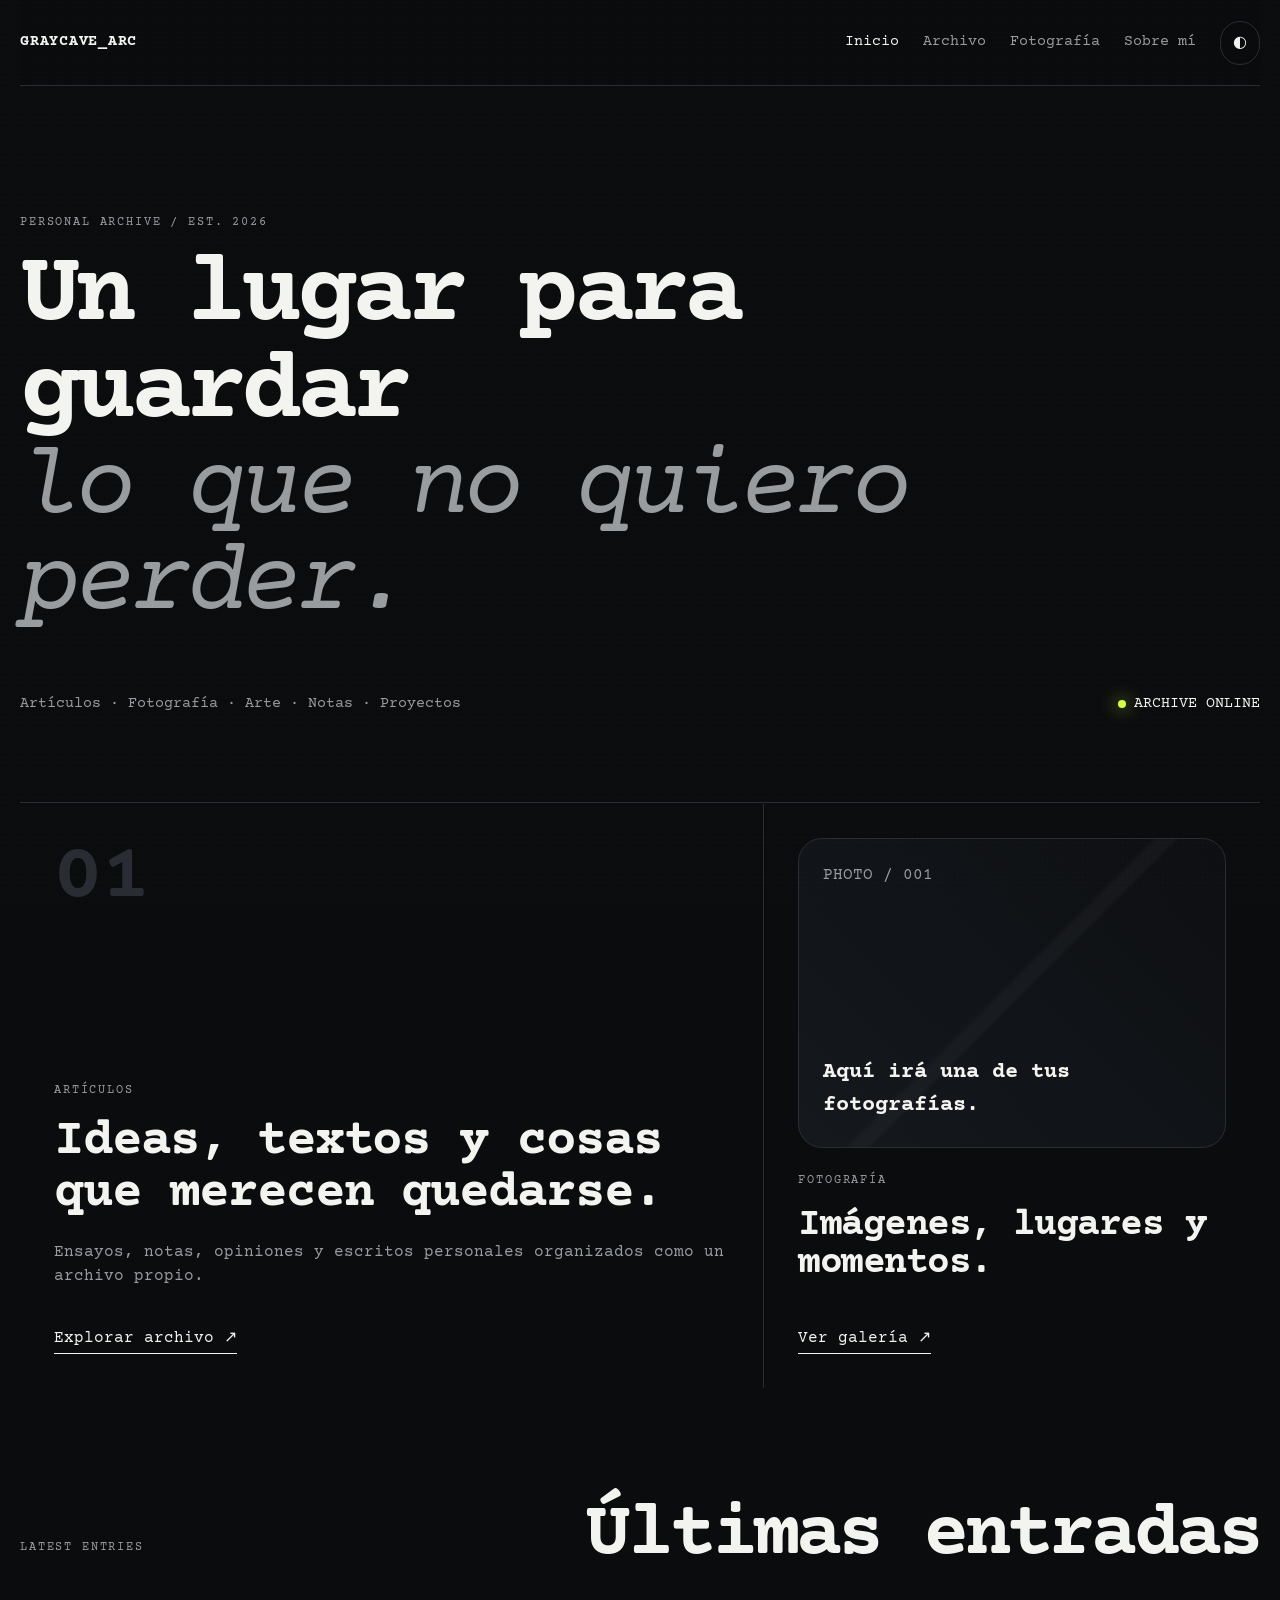
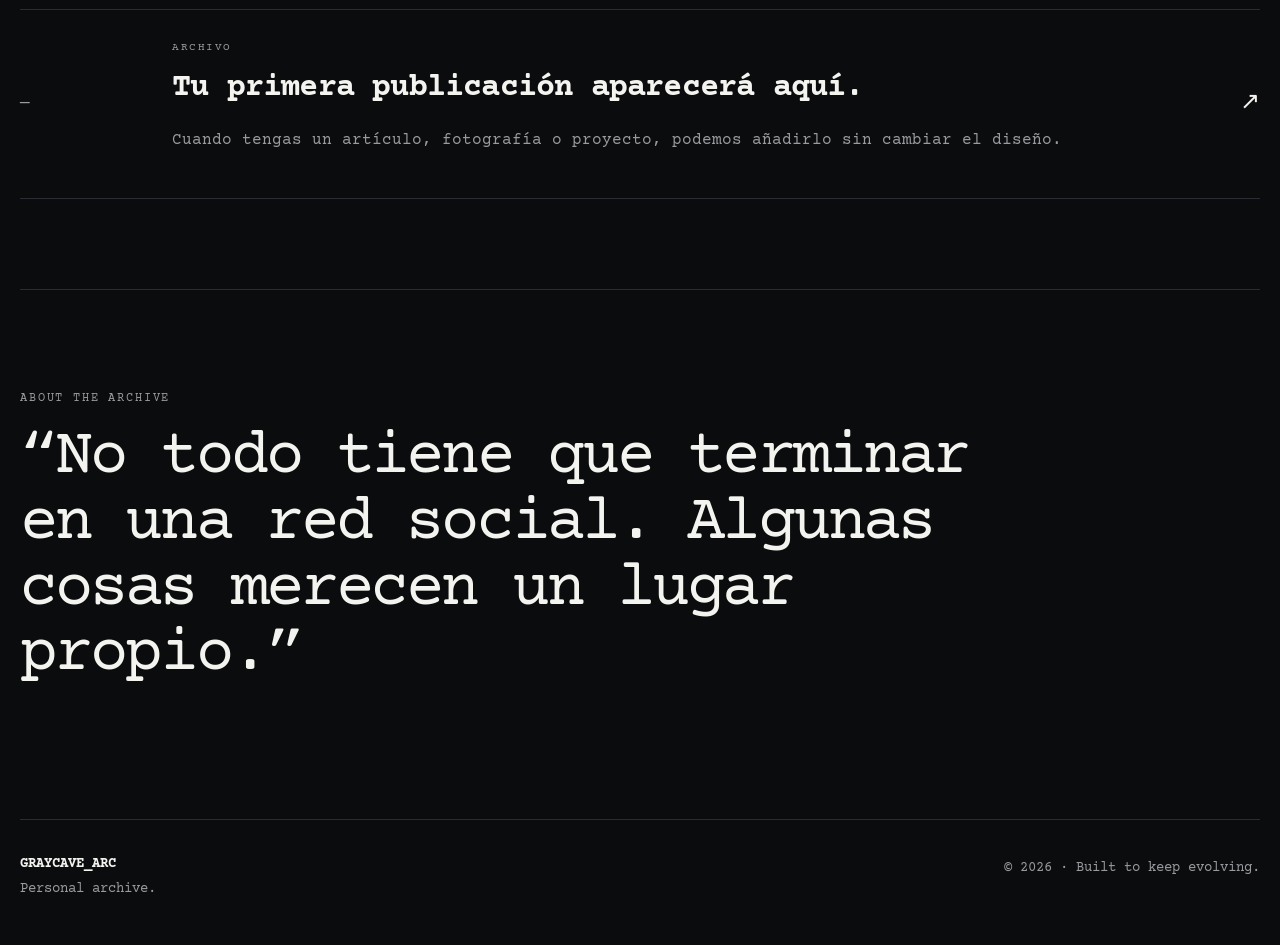
<file: index.html>
<!doctype html>
<html lang="es" data-theme="dark">
<head>
  <meta charset="utf-8" />
  <meta name="viewport" content="width=device-width, initial-scale=1" />
  <meta name="description" content="GRAYCAVE_ARC — archivo personal de artículos, fotografías, arte y proyectos." />
  <title>GRAYCAVE_ARC</title>
  <link rel="stylesheet" href="./styles.css" />
</head>
<body>
  <div class="noise" aria-hidden="true"></div>

  <header class="site-header">
    <a class="brand" href="./index.html" aria-label="Inicio">GRAYCAVE_ARC</a>
    <button class="menu-toggle" aria-expanded="false" aria-controls="main-nav">MENU</button>
    <nav id="main-nav" class="main-nav" aria-label="Navegación principal">
      <a class="active" href="./index.html">Inicio</a>
      <a href="./archive.html">Archivo</a>
      <a href="./photography.html">Fotografía</a>
      <a href="./about.html">Sobre mí</a>
      <button class="theme-toggle" type="button" aria-label="Cambiar tema">◐</button>
    </nav>
  </header>

  <main>
    <section class="hero">
      <p class="eyebrow">PERSONAL ARCHIVE / EST. 2026</p>
      <h1>Un lugar para guardar<br><em>lo que no quiero perder.</em></h1>
      <div class="hero-meta">
        <p>Artículos · Fotografía · Arte · Notas · Proyectos</p>
        <span class="status"><i></i> ARCHIVE ONLINE</span>
      </div>
    </section>

    <section class="featured-grid" aria-label="Secciones principales">
      <article class="feature feature-large">
        <div class="feature-number">01</div>
        <div class="feature-copy">
          <p class="kicker">ARTÍCULOS</p>
          <h2>Ideas, textos y cosas que merecen quedarse.</h2>
          <p class="muted">Ensayos, notas, opiniones y escritos personales organizados como un archivo propio.</p>
          <a class="arrow-link" href="./archive.html">Explorar archivo <span>↗</span></a>
        </div>
      </article>

      <article class="feature image-feature">
        <div class="image-placeholder">
          <span>PHOTO / 001</span>
          <strong>Aquí irá una de tus fotografías.</strong>
        </div>
        <div class="feature-copy compact">
          <p class="kicker">FOTOGRAFÍA</p>
          <h2>Imágenes, lugares y momentos.</h2>
          <a class="arrow-link" href="./photography.html">Ver galería <span>↗</span></a>
        </div>
      </article>
    </section>

    <section class="latest">
      <div class="section-heading">
        <p class="eyebrow">LATEST ENTRIES</p>
        <h2>Últimas entradas</h2>
      </div>

      <div class="entry-list">
        <article class="entry empty-entry">
          <div class="entry-date">—</div>
          <div>
            <p class="entry-type">ARCHIVO</p>
            <h3>Tu primera publicación aparecerá aquí.</h3>
            <p class="muted">Cuando tengas un artículo, fotografía o proyecto, podemos añadirlo sin cambiar el diseño.</p>
          </div>
          <span class="entry-arrow">↗</span>
        </article>
      </div>
    </section>

    <section class="manifesto">
      <p class="eyebrow">ABOUT THE ARCHIVE</p>
      <blockquote>“No todo tiene que terminar en una red social. Algunas cosas merecen un lugar propio.”</blockquote>
    </section>
  </main>

  <footer class="site-footer">
    <div>
      <strong>GRAYCAVE_ARC</strong>
      <p>Personal archive.</p>
    </div>
    <p>© <span id="year"></span> · Built to keep evolving.</p>
  </footer>

  <script src="./script.js"></script>
</body>
</html>
</file>
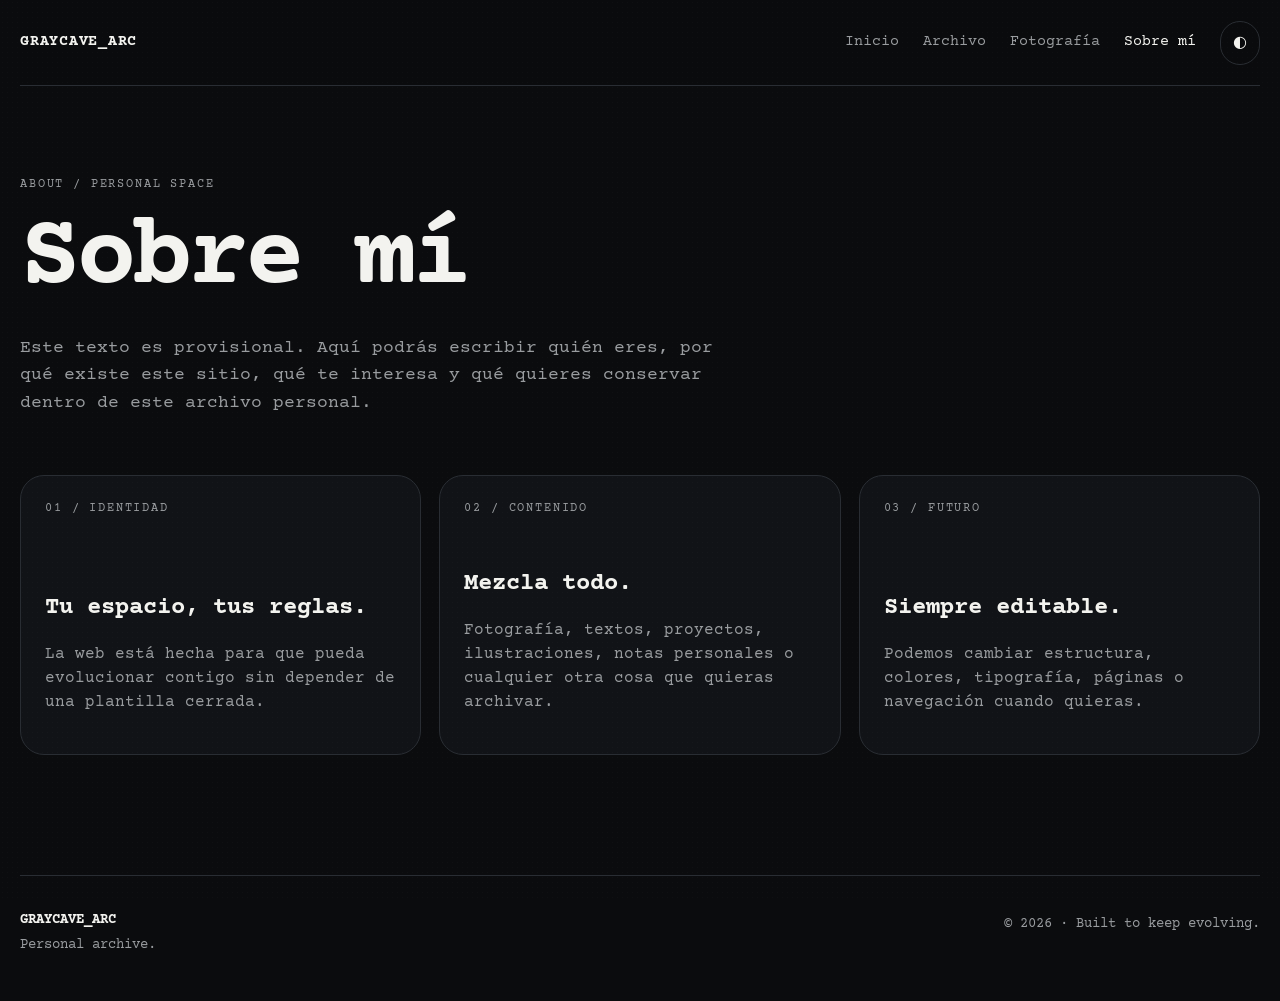
<file: about.html>
<!doctype html>
<html lang="es" data-theme="dark">
<head>
  <meta charset="utf-8" />
  <meta name="viewport" content="width=device-width, initial-scale=1" />
  <meta name="description" content="Sobre GRAYCAVE_ARC." />
  <title>Sobre mí — GRAYCAVE_ARC</title>
  <link rel="stylesheet" href="./styles.css" />
</head>
<body>
  <div class="noise" aria-hidden="true"></div>
  <header class="site-header">
    <a class="brand" href="./index.html">GRAYCAVE_ARC</a>
    <button class="menu-toggle" aria-expanded="false" aria-controls="main-nav">MENU</button>
    <nav id="main-nav" class="main-nav">
      <a href="./index.html">Inicio</a>
      <a href="./archive.html">Archivo</a>
      <a href="./photography.html">Fotografía</a>
      <a class="active" href="./about.html">Sobre mí</a>
      <button class="theme-toggle" type="button" aria-label="Cambiar tema">◐</button>
    </nav>
  </header>

  <main class="page-shell">
    <p class="eyebrow">ABOUT / PERSONAL SPACE</p>
    <h1 class="page-title">Sobre mí</h1>
    <p class="page-intro">Este texto es provisional. Aquí podrás escribir quién eres, por qué existe este sitio, qué te interesa y qué quieres conservar dentro de este archivo personal.</p>

    <section class="card-grid">
      <article class="card"><p class="kicker">01 / IDENTIDAD</p><div><h3>Tu espacio, tus reglas.</h3><p>La web está hecha para que pueda evolucionar contigo sin depender de una plantilla cerrada.</p></div></article>
      <article class="card"><p class="kicker">02 / CONTENIDO</p><div><h3>Mezcla todo.</h3><p>Fotografía, textos, proyectos, ilustraciones, notas personales o cualquier otra cosa que quieras archivar.</p></div></article>
      <article class="card"><p class="kicker">03 / FUTURO</p><div><h3>Siempre editable.</h3><p>Podemos cambiar estructura, colores, tipografía, páginas o navegación cuando quieras.</p></div></article>
    </section>
  </main>

  <footer class="site-footer"><div><strong>GRAYCAVE_ARC</strong><p>Personal archive.</p></div><p>© <span id="year"></span> · Built to keep evolving.</p></footer>
  <script src="./script.js"></script>
</body>
</html>
</file>
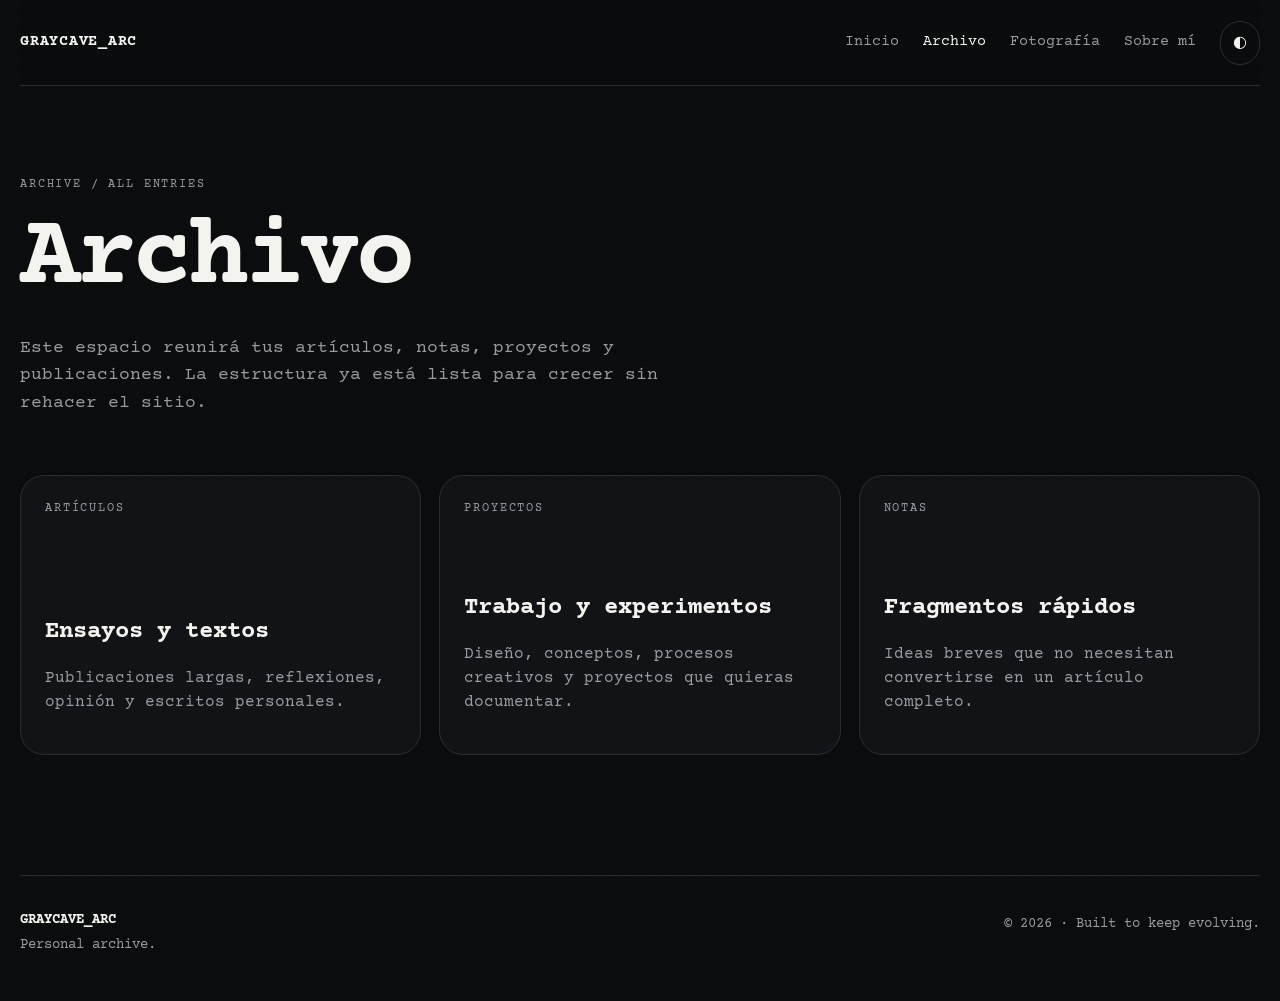
<file: archive.html>
<!doctype html>
<html lang="es" data-theme="dark">
<head>
  <meta charset="utf-8" />
  <meta name="viewport" content="width=device-width, initial-scale=1" />
  <meta name="description" content="Archivo de GRAYCAVE_ARC." />
  <title>Archivo — GRAYCAVE_ARC</title>
  <link rel="stylesheet" href="./styles.css" />
</head>
<body>
  <div class="noise" aria-hidden="true"></div>
  <header class="site-header">
    <a class="brand" href="./index.html">GRAYCAVE_ARC</a>
    <button class="menu-toggle" aria-expanded="false" aria-controls="main-nav">MENU</button>
    <nav id="main-nav" class="main-nav">
      <a href="./index.html">Inicio</a>
      <a class="active" href="./archive.html">Archivo</a>
      <a href="./photography.html">Fotografía</a>
      <a href="./about.html">Sobre mí</a>
      <button class="theme-toggle" type="button" aria-label="Cambiar tema">◐</button>
    </nav>
  </header>

  <main class="page-shell">
    <p class="eyebrow">ARCHIVE / ALL ENTRIES</p>
    <h1 class="page-title">Archivo</h1>
    <p class="page-intro">Este espacio reunirá tus artículos, notas, proyectos y publicaciones. La estructura ya está lista para crecer sin rehacer el sitio.</p>

    <section class="card-grid">
      <article class="card"><p class="kicker">ARTÍCULOS</p><div><h3>Ensayos y textos</h3><p>Publicaciones largas, reflexiones, opinión y escritos personales.</p></div></article>
      <article class="card"><p class="kicker">PROYECTOS</p><div><h3>Trabajo y experimentos</h3><p>Diseño, conceptos, procesos creativos y proyectos que quieras documentar.</p></div></article>
      <article class="card"><p class="kicker">NOTAS</p><div><h3>Fragmentos rápidos</h3><p>Ideas breves que no necesitan convertirse en un artículo completo.</p></div></article>
    </section>
  </main>

  <footer class="site-footer"><div><strong>GRAYCAVE_ARC</strong><p>Personal archive.</p></div><p>© <span id="year"></span> · Built to keep evolving.</p></footer>
  <script src="./script.js"></script>
</body>
</html>
</file>
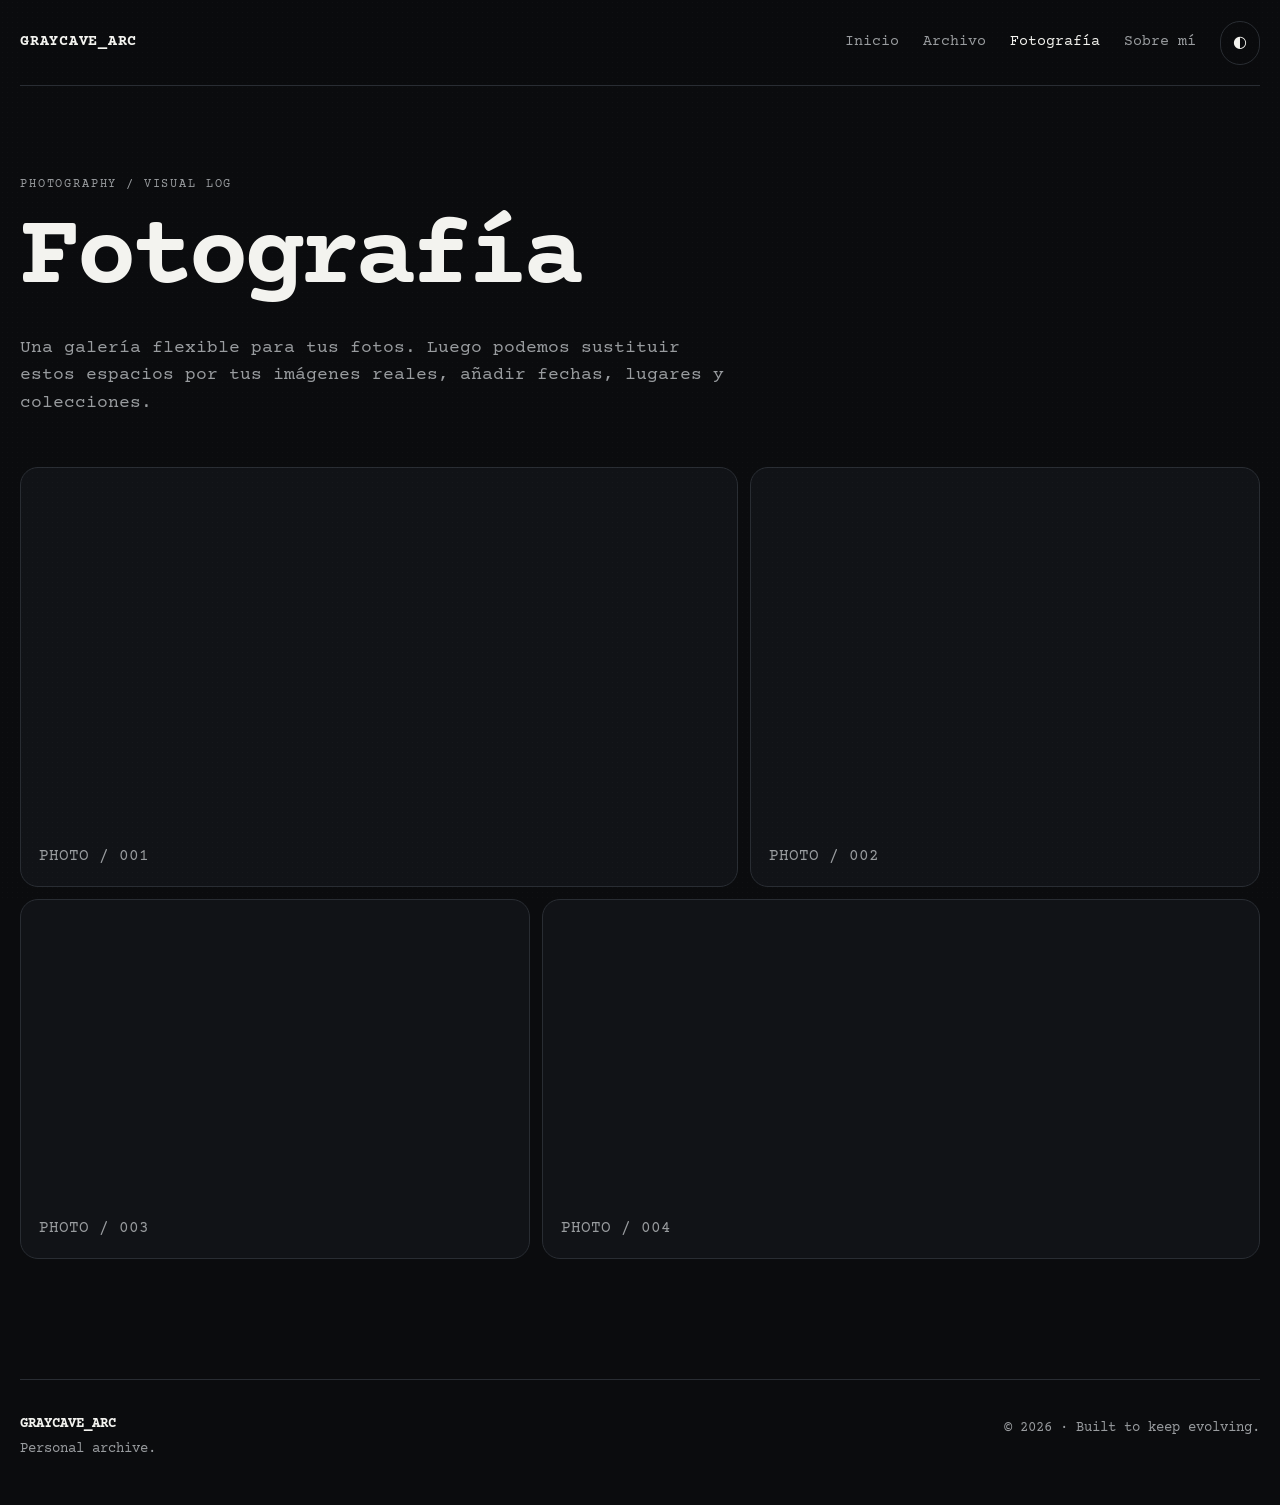
<file: photography.html>
<!doctype html>
<html lang="es" data-theme="dark">
<head>
  <meta charset="utf-8" />
  <meta name="viewport" content="width=device-width, initial-scale=1" />
  <meta name="description" content="Fotografía de GRAYCAVE_ARC." />
  <title>Fotografía — GRAYCAVE_ARC</title>
  <link rel="stylesheet" href="./styles.css" />
</head>
<body>
  <div class="noise" aria-hidden="true"></div>
  <header class="site-header">
    <a class="brand" href="./index.html">GRAYCAVE_ARC</a>
    <button class="menu-toggle" aria-expanded="false" aria-controls="main-nav">MENU</button>
    <nav id="main-nav" class="main-nav">
      <a href="./index.html">Inicio</a>
      <a href="./archive.html">Archivo</a>
      <a class="active" href="./photography.html">Fotografía</a>
      <a href="./about.html">Sobre mí</a>
      <button class="theme-toggle" type="button" aria-label="Cambiar tema">◐</button>
    </nav>
  </header>

  <main class="page-shell">
    <p class="eyebrow">PHOTOGRAPHY / VISUAL LOG</p>
    <h1 class="page-title">Fotografía</h1>
    <p class="page-intro">Una galería flexible para tus fotos. Luego podemos sustituir estos espacios por tus imágenes reales, añadir fechas, lugares y colecciones.</p>

    <section class="photo-grid" aria-label="Galería de ejemplo">
      <div class="photo-tile">PHOTO / 001</div>
      <div class="photo-tile">PHOTO / 002</div>
      <div class="photo-tile">PHOTO / 003</div>
      <div class="photo-tile">PHOTO / 004</div>
    </section>
  </main>

  <footer class="site-footer"><div><strong>GRAYCAVE_ARC</strong><p>Personal archive.</p></div><p>© <span id="year"></span> · Built to keep evolving.</p></footer>
  <script src="./script.js"></script>
</body>
</html>
</file>
<file: styles.css>
@import url('https://fonts.googleapis.com/css2?family=Courier+Prime:ital,wght@0,400;0,700;1,400;1,700&display=swap');

:root {
  --bg: #0b0c0e;
  --panel: #111317;
  --text: #f3f3ef;
  --muted: #999c9f;
  --line: #292d33;
  --accent: #d6ff3f;
  --max: 1320px;
  --radius: 24px;
}

html[data-theme="light"] {
  --bg: #f2f1ea;
  --panel: #ffffff;
  --text: #111214;
  --muted: #666a70;
  --line: #d8d8d2;
  --accent: #294d00;
}

* { box-sizing: border-box; }
html { scroll-behavior: smooth; }
body {
  margin: 0;
  background: var(--bg);
  color: var(--text);
  font-family: "Courier Prime", "Courier New", Courier, monospace;
  line-height: 1.5;
}
a { color: inherit; text-decoration: none; }
button { font: inherit; }

body::selection { background: var(--accent); color: #0b0c0e; }

.noise {
  pointer-events: none;
  position: fixed;
  inset: 0;
  opacity: .04;
  z-index: 100;
  background-image: radial-gradient(rgba(255,255,255,.45) .5px, transparent .5px);
  background-size: 5px 5px;
  mix-blend-mode: screen;
}

.site-header,
main,
.site-footer {
  width: min(calc(100% - 40px), var(--max));
  margin-inline: auto;
}

.site-header {
  display: flex;
  justify-content: space-between;
  align-items: center;
  min-height: 86px;
  border-bottom: 1px solid var(--line);
  position: sticky;
  top: 0;
  z-index: 20;
  background: color-mix(in srgb, var(--bg) 92%, transparent);
  backdrop-filter: blur(16px);
}

.brand {
  font-weight: 800;
  letter-spacing: .05em;
  font-size: .95rem;
}

.main-nav { display: flex; gap: 24px; align-items: center; }
.main-nav a { color: var(--muted); font-size: .92rem; }
.main-nav a:hover,
.main-nav a.active { color: var(--text); }
.theme-toggle,
.menu-toggle {
  border: 1px solid var(--line);
  color: var(--text);
  background: transparent;
  padding: 9px 12px;
  border-radius: 999px;
  cursor: pointer;
}
.menu-toggle { display: none; }

.hero {
  padding: clamp(80px, 10vw, 150px) 0 72px;
  border-bottom: 1px solid var(--line);
}
.eyebrow,
.kicker {
  font-size: .72rem;
  letter-spacing: .16em;
  text-transform: uppercase;
  color: var(--muted);
  margin: 0 0 18px;
}
.hero h1 {
  font-size: clamp(3.3rem, 8vw, 8.5rem);
  line-height: .94;
  letter-spacing: -.055em;
  margin: 0;
  max-width: 1100px;
}
.hero h1 em { font-weight: 400; color: var(--muted); }
.hero-meta {
  display: flex;
  justify-content: space-between;
  align-items: center;
  gap: 24px;
  padding-top: 44px;
  color: var(--muted);
  font-size: .92rem;
}
.status { color: var(--text); display: inline-flex; gap: 8px; align-items: center; }
.status i { width: 8px; height: 8px; border-radius: 50%; background: var(--accent); display: inline-block; box-shadow: 0 0 18px var(--accent); }

.featured-grid {
  display: grid;
  grid-template-columns: 1.2fr .8fr;
  gap: 1px;
  background: var(--line);
  margin-top: 1px;
}
.feature {
  background: var(--bg);
  min-height: 560px;
  padding: 34px;
  display: flex;
  flex-direction: column;
  justify-content: space-between;
}
.feature-number {
  font-size: 5rem;
  line-height: 1;
  color: var(--line);
  font-weight: 800;
}
.feature-copy h2 {
  font-size: clamp(2.2rem, 4vw, 4.6rem);
  line-height: 1;
  letter-spacing: -.04em;
  margin: 0 0 20px;
}
.compact h2 { font-size: clamp(1.8rem, 3vw, 3rem); }
.muted { color: var(--muted); }
.arrow-link { display: inline-flex; gap: 10px; margin-top: 22px; border-bottom: 1px solid var(--text); padding-bottom: 3px; width: fit-content; }

.image-feature { gap: 24px; }
.image-placeholder {
  flex: 1;
  min-height: 310px;
  border: 1px solid var(--line);
  border-radius: var(--radius);
  background:
    linear-gradient(135deg, transparent 0 48%, rgba(255,255,255,.03) 49% 51%, transparent 52%),
    linear-gradient(45deg, #15181d, #0d0f12);
  padding: 24px;
  display: flex;
  flex-direction: column;
  justify-content: space-between;
  color: var(--muted);
}
.image-placeholder strong { color: var(--text); max-width: 260px; font-size: 1.4rem; }

.latest { padding: 110px 0 90px; }
.section-heading { display: flex; justify-content: space-between; align-items: end; gap: 20px; margin-bottom: 34px; }
.section-heading h2 { font-size: clamp(2.8rem, 6vw, 6rem); line-height: 1; margin: 0; letter-spacing: -.05em; }
.entry-list { border-top: 1px solid var(--line); }
.entry {
  display: grid;
  grid-template-columns: 120px 1fr auto;
  gap: 32px;
  align-items: center;
  padding: 30px 0;
  border-bottom: 1px solid var(--line);
}
.entry-date { color: var(--muted); font-variant-numeric: tabular-nums; }
.entry-type { margin: 0 0 8px; font-size: .7rem; letter-spacing: .14em; color: var(--muted); }
.entry h3 { margin: 0; font-size: clamp(1.35rem, 2.5vw, 2.2rem); letter-spacing: -.025em; }
.entry-arrow { font-size: 1.5rem; }

.manifesto {
  border-top: 1px solid var(--line);
  padding: 100px 0 130px;
}
.manifesto blockquote {
  margin: 0;
  max-width: 1050px;
  font-size: clamp(2.2rem, 5vw, 5.5rem);
  line-height: 1.03;
  letter-spacing: -.045em;
}

.site-footer {
  display: flex;
  justify-content: space-between;
  gap: 30px;
  border-top: 1px solid var(--line);
  padding: 34px 0 46px;
  color: var(--muted);
  font-size: .85rem;
}
.site-footer strong { color: var(--text); }
.site-footer p { margin: 4px 0 0; }

.page-shell { padding: 90px 0 120px; }
.page-title { font-size: clamp(3.2rem, 8vw, 8rem); line-height: .95; margin: 0 0 26px; letter-spacing: -.05em; }
.page-intro { color: var(--muted); max-width: 720px; font-size: 1.15rem; }
.card-grid { display: grid; grid-template-columns: repeat(3, 1fr); gap: 18px; margin-top: 58px; }
.card { min-height: 280px; border: 1px solid var(--line); border-radius: var(--radius); padding: 24px; display: flex; flex-direction: column; justify-content: space-between; background: var(--panel); }
.card h3 { font-size: 1.5rem; margin: 0; }
.card p { color: var(--muted); }
.photo-grid { display: grid; grid-template-columns: repeat(12, 1fr); gap: 12px; margin-top: 50px; }
.photo-tile { min-height: 260px; border: 1px solid var(--line); background: var(--panel); border-radius: 18px; padding: 18px; display: flex; align-items: end; color: var(--muted); }
.photo-tile:nth-child(1) { grid-column: span 7; min-height: 420px; }
.photo-tile:nth-child(2) { grid-column: span 5; }
.photo-tile:nth-child(3) { grid-column: span 5; }
.photo-tile:nth-child(4) { grid-column: span 7; min-height: 360px; }

@media (max-width: 860px) {
  .site-header { min-height: 72px; }
  .menu-toggle { display: inline-block; }
  .main-nav {
    position: absolute;
    top: 72px;
    left: 0;
    right: 0;
    display: none;
    flex-direction: column;
    align-items: stretch;
    padding: 22px 0 28px;
    background: var(--bg);
    border-bottom: 1px solid var(--line);
  }
  .main-nav.open { display: flex; }
  .featured-grid { grid-template-columns: 1fr; }
  .feature { min-height: 460px; }
  .hero-meta { align-items: flex-start; flex-direction: column; }
  .entry { grid-template-columns: 1fr auto; }
  .entry-date { grid-column: 1 / -1; }
  .card-grid { grid-template-columns: 1fr; }
  .photo-tile,
  .photo-tile:nth-child(n) { grid-column: 1 / -1; min-height: 300px; }
}

@media (max-width: 560px) {
  .site-header,
  main,
  .site-footer { width: min(calc(100% - 24px), var(--max)); }
  .hero { padding-top: 64px; }
  .feature { padding: 24px; }
  .site-footer { flex-direction: column; }
}
</file>
